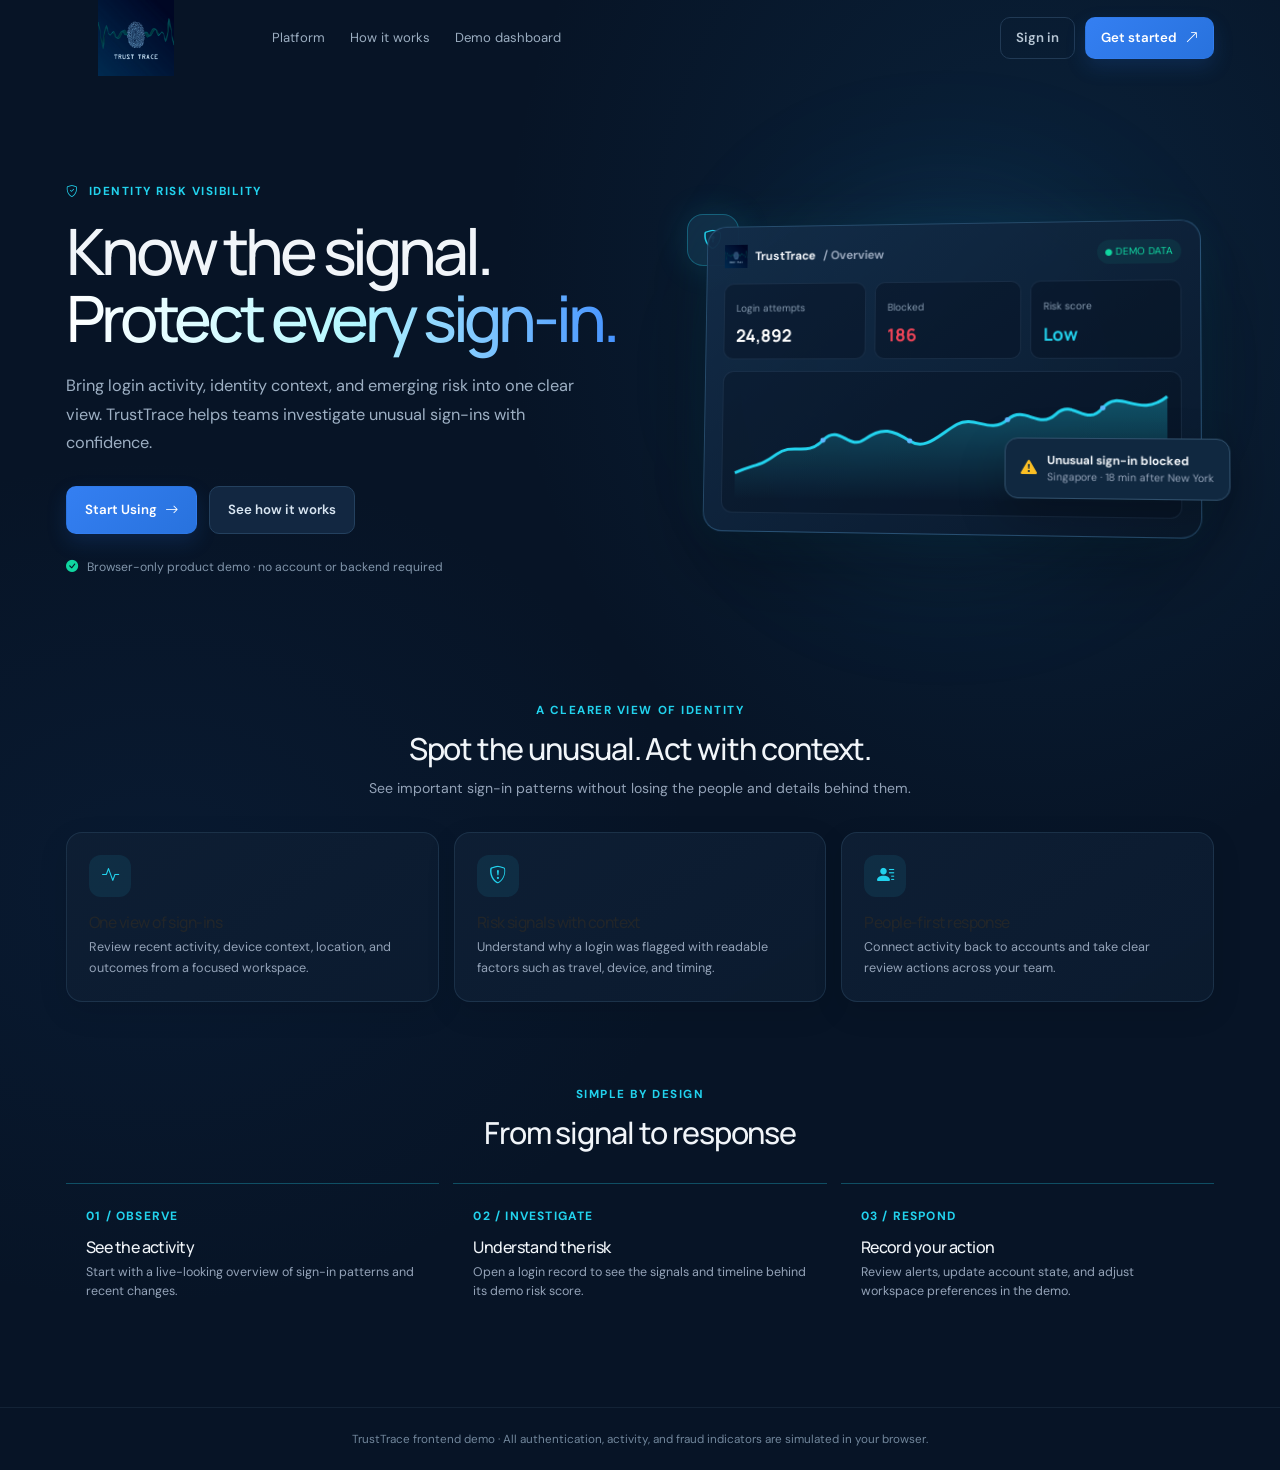
<file: index.html>
<!doctype html>
<html lang="en">
  <head>
    <meta charset="utf-8" />
    <meta name="viewport" content="width=device-width,initial-scale=1" />
    <meta name="theme-color" content="#071426" />
    <meta
      name="description"
      content="TrustTrace gives security teams a clear view of identity activity and simulated sign-in risk."
    />
    <title>TrustTrace — Identity signals, made clear</title>
    <link rel="icon" href="assets/brand-mark.jpg" type="image/jpeg" />
    <link
      href="https://cdn.jsdelivr.net/npm/bootstrap@5.3.3/dist/css/bootstrap.min.css"
      rel="stylesheet"
    />
    <link
      href="https://cdn.jsdelivr.net/npm/bootstrap-icons@1.11.3/font/bootstrap-icons.min.css"
      rel="stylesheet"
    />
    <link href="css/style.css" rel="stylesheet" />
  </head>
  <body class="landing">
    <nav class="public-nav">
      <a class="brand" href="index.html">
        <img class="brand-logo" src="assets/brand-mark.jpg" alt="TrustTrace"> </a>
      <div class="public-links">
        <a href="#features">Platform</a><a href="#how-it-works">How it works</a
        ><a href="dashboard.html">Demo dashboard</a>
      </div>
      <div class="public-actions">
        <a class="btn btn-ghost" href="login.html">Sign in</a
        ><a class="btn btn-primary" href="register.html"
          >Get started <i class="bi bi-arrow-up-right"></i
        ></a>
      </div>
    </nav>
    <main>
      <section class="hero">
        <div>
          <span class="eyebrow"
            ><i class="bi bi-shield-check"></i>&nbsp; Identity risk
            visibility</span
          >
          <h1>
            Know the signal.<br /><span class="gradient"
              >Protect every sign-in.</span
            >
          </h1>
          <p class="hero-copy">
            Bring login activity, identity context, and emerging risk into one
            clear view. TrustTrace helps teams investigate unusual sign-ins with
            confidence.
          </p>
          <div class="hero-actions">
            <a class="btn btn-primary" href="dashboard.html"
              >Start Using <i class="bi bi-arrow-right"></i></a
            ><a class="btn btn-secondary" href="#features">See how it works</a>
          </div>
          <div class="trust-line">
            <i class="bi bi-check-circle-fill"></i> Browser-only product demo ·
            no account or backend required
          </div>
        </div>
        <div class="hero-visual">
          <div class="glow-orb"></div>
          <div class="hero-orb"><i class="bi bi-shield-lock"></i></div>
          <div class="hero-dashboard">
            <div class="preview-top">
              <div class="preview-brand">
                <img src="assets/brand-mark.jpg" alt="" /> TrustTrace
                <span class="muted">/ Overview</span>
              </div>
              <span class="live-tag"
                ><i class="bi bi-circle-fill" style="font-size: 0.42rem"></i>
                DEMO DATA</span>
            </div>
            <div class="preview-metrics">
              <div class="preview-metric">
                <small>Login attempts</small><strong>24,892</strong>
              </div>
              <div class="preview-metric">
                <small>Blocked</small><strong class="text-red">186</strong>
              </div>
              <div class="preview-metric">
                <small>Risk score</small><strong class="text-cyan">Low</strong>
              </div>
            </div>
            <div class="preview-chart">
              <svg
                viewBox="0 0 500 145"
                preserveAspectRatio="none"
                aria-label="Decorative login activity chart"
              >
                <defs>
                  <linearGradient id="area" x1="0" x2="0" y1="0" y2="1">
                    <stop offset="0" stop-color="#22d3ee" stop-opacity=".32" />
                    <stop offset="1" stop-color="#22d3ee" stop-opacity="0" />
                  </linearGradient>
                </defs>
                <path
                  d="M0 112 C25 100 30 104 50 88 S85 92 105 70 S135 84 155 68 S188 57 207 70 S242 61 262 49 S300 62 320 43 S355 56 375 36 S409 53 428 28 S468 42 500 14 V145 H0Z"
                  fill="url(#area)"
                />
                <path
                  d="M0 112 C25 100 30 104 50 88 S85 92 105 70 S135 84 155 68 S188 57 207 70 S242 61 262 49 S300 62 320 43 S355 56 375 36 S409 53 428 28 S468 42 500 14"
                  fill="none"
                  stroke="#22d3ee"
                  stroke-width="3"
                  vector-effect="non-scaling-stroke"
                />
                <g fill="#5eb8ff">
                  <circle cx="105" cy="70" r="3" />
                  <circle cx="207" cy="70" r="3" />
                  <circle cx="320" cy="43" r="3" />
                  <circle cx="428" cy="28" r="3" />
                </g>
              </svg>
            </div>
            <div class="preview-alert">
              <i class="bi bi-exclamation-triangle-fill"></i>
              <div>
                <strong>Unusual sign-in blocked</strong
                ><small>Singapore · 18 min after New York</small>
              </div>
            </div>
          </div>
        </div>
      </section>
      <section class="feature-section" id="features">
        <div class="section-intro">
          <span class="eyebrow">A clearer view of identity</span>
          <h2>Spot the unusual. Act with context.</h2>
          <p>
            See important sign-in patterns without losing the people and details
            behind them.
          </p>
        </div>
        <div class="feature-grid">
          <article class="card feature-card">
            <div class="feature-icon"><i class="bi bi-activity"></i></div>
            <h3>One view of sign-ins</h3>
            <p>
              Review recent activity, device context, location, and outcomes
              from a focused workspace.
            </p>
          </article>
          <article class="card feature-card">
            <div class="feature-icon">
              <i class="bi bi-shield-exclamation"></i>
            </div>
            <h3>Risk signals with context</h3>
            <p>
              Understand why a login was flagged with readable factors such as
              travel, device, and timing.
            </p>
          </article>
          <article class="card feature-card">
            <div class="feature-icon">
              <i class="bi bi-person-lines-fill"></i>
            </div>
            <h3>People-first response</h3>
            <p>
              Connect activity back to accounts and take clear review actions
              across your team.
            </p>
          </article>
        </div>
      </section>
      <section class="how-section" id="how-it-works">
        <div class="section-intro">
          <span class="eyebrow">Simple by design</span>
          <h2>From signal to response</h2>
        </div>
        <div class="steps-grid">
          <article class="step-card">
            <span class="step-number">01 / OBSERVE</span>
            <h3>See the activity</h3>
            <p>
              Start with a live-looking overview of sign-in patterns and recent
              changes.
            </p>
          </article>
          <article class="step-card">
            <span class="step-number">02 / INVESTIGATE</span>
            <h3>Understand the risk</h3>
            <p>
              Open a login record to see the signals and timeline behind its
              demo risk score.
            </p>
          </article>
          <article class="step-card">
            <span class="step-number">03 / RESPOND</span>
            <h3>Record your action</h3>
            <p>
              Review alerts, update account state, and adjust workspace
              preferences in the demo.
            </p>
          </article>
        </div>
      </section>
    </main>
    <footer class="public-footer">
      TrustTrace frontend demo · All authentication, activity, and fraud
      indicators are simulated in your browser.
    </footer>
    <script src="js/main.js" defer></script>
  </body>
</html>
</file>
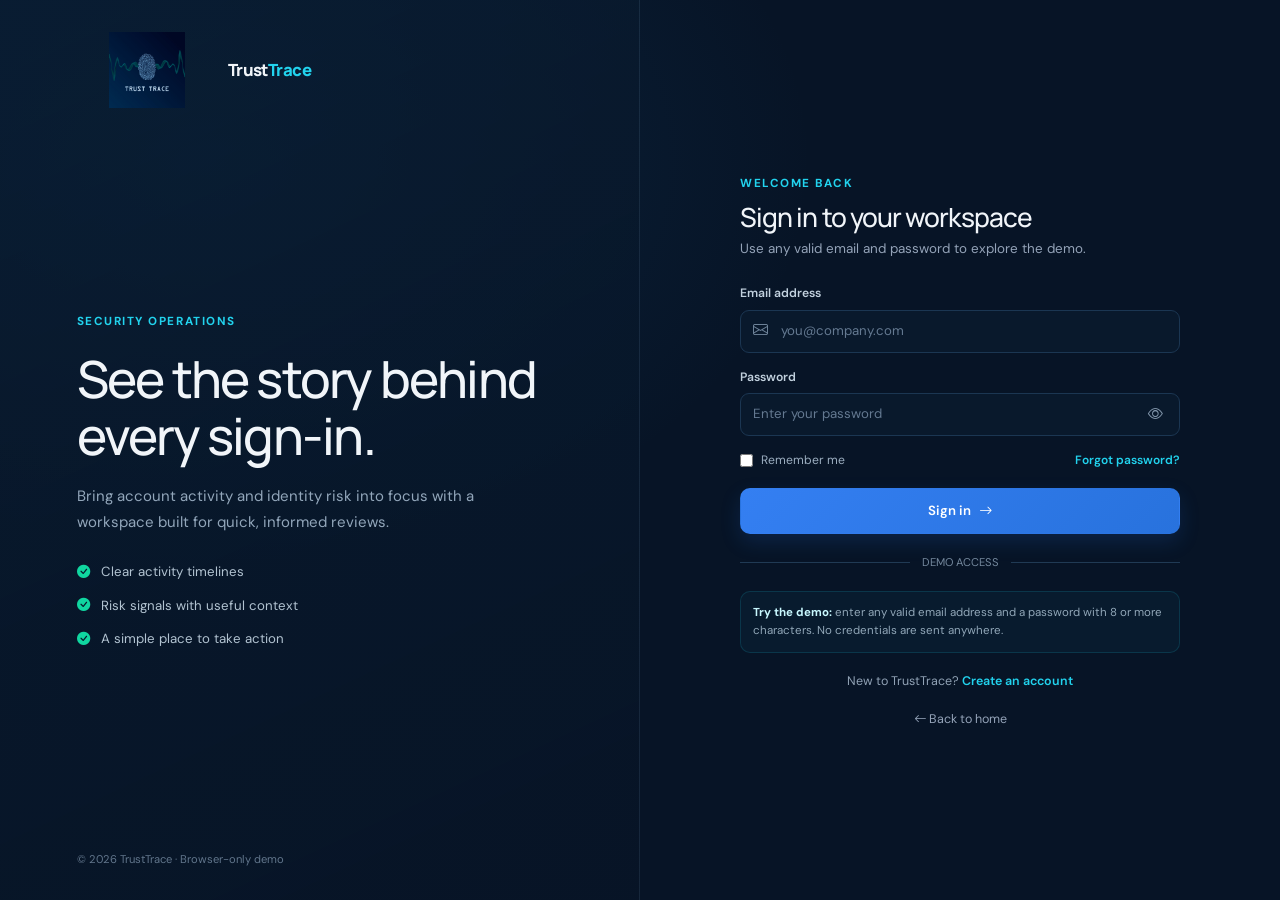
<file: login.html>
<!doctype html>
<html lang="en">
  <head>
    <meta charset="utf-8" />
    <meta name="viewport" content="width=device-width,initial-scale=1" />
    <meta name="theme-color" content="#071426" />
    <title>Sign in · TrustTrace</title>
    <link rel="icon" href="assets/brand-mark.jpg" type="image/svg+xml" />
    <link
      href="https://cdn.jsdelivr.net/npm/bootstrap@5.3.3/dist/css/bootstrap.min.css"
      rel="stylesheet"
    />
    <link
      href="https://cdn.jsdelivr.net/npm/bootstrap-icons@1.11.3/font/bootstrap-icons.min.css"
      rel="stylesheet"
    />
    <link href="css/style.css" rel="stylesheet" />
  </head>
  <body>
    <main class="auth-page">
      <aside class="auth-aside">
        <a class="brand" href="index.html">
        <img class="brand-logo" src="assets/brand-mark.jpg" alt="TrustTrace">
        <div class="brand-name">Trust<span>Trace</span></div></a>
        <div class="auth-promo">
          <span class="eyebrow">SECURITY OPERATIONS</span>
          <h1>See the story behind every sign-in.</h1>
          <p>
            Bring account activity and identity risk into focus with a workspace
            built for quick, informed reviews.
          </p>
          <div class="auth-points">
            <div class="auth-point">
              <i class="bi bi-check-circle-fill"></i> Clear activity timelines
            </div>
            <div class="auth-point">
              <i class="bi bi-check-circle-fill"></i> Risk signals with useful
              context
            </div>
            <div class="auth-point">
              <i class="bi bi-check-circle-fill"></i> A simple place to take
              action
            </div>
          </div>
        </div>
        <div class="auth-copyright">© 2026 TrustTrace · Browser-only demo</div>
      </aside>
      <section class="auth-main">
        <div class="auth-card">
          <span class="eyebrow">WELCOME BACK</span>
          <h2>Sign in to your workspace</h2>
          <p class="muted">
            Use any valid email and password to explore the demo.
          </p>
          <form class="auth-form" data-auth-form novalidate>
            <div class="form-field">
              <label for="email">Email address</label>
              <div class="input-with-icon">
                <i class="bi bi-envelope"></i
                ><input
                  id="email"
                  class="field"
                  type="email"
                  name="email"
                  autocomplete="username"
                  placeholder="you@company.com"
                  required
                />
                <div class="validation-message">
                  Enter a valid email address.
                </div>
              </div>
            </div>
            <div class="form-field">
              <label for="password">Password</label>
              <div class="password-wrap">
                <input
                  id="password"
                  class="field"
                  type="password"
                  name="password"
                  autocomplete="current-password"
                  placeholder="Enter your password"
                  required
                  minlength="8"
                /><button
                  class="password-toggle"
                  type="button"
                  data-password-toggle="password"
                  aria-label="Show password"
                >
                  <i class="bi bi-eye"></i>
                </button>
                <div class="validation-message">Use at least 8 characters.</div>
              </div>
            </div>
            <div class="auth-options">
              <label class="checkline"
                ><input type="checkbox" name="remember" /> Remember me</label
              ><a
                href="#"
                class="text-link"
                data-demo-toast="Password reset is not connected in this frontend demo."
                >Forgot password?</a
              >
            </div>
            <button class="btn btn-primary auth-submit" type="submit">
              Sign in <i class="bi bi-arrow-right"></i>
            </button>
          </form>
          <div class="auth-divider">DEMO ACCESS</div>
          <div class="demo-credentials">
            <strong>Try the demo:</strong> enter any valid email address and a
            password with 8 or more characters. No credentials are sent
            anywhere.
          </div>
          <div class="auth-bottom">
            New to TrustTrace?
            <a class="text-link" href="register.html">Create an account</a>
          </div>
          <div class="auth-bottom">
            <a class="muted" href="index.html"
              ><i class="bi bi-arrow-left"></i> Back to home</a
            >
          </div>
        </div>
      </section>
    </main>
    <script src="js/main.js" defer></script>
    <script src="js/auth.js" defer></script>
  </body>
</html>
</file>
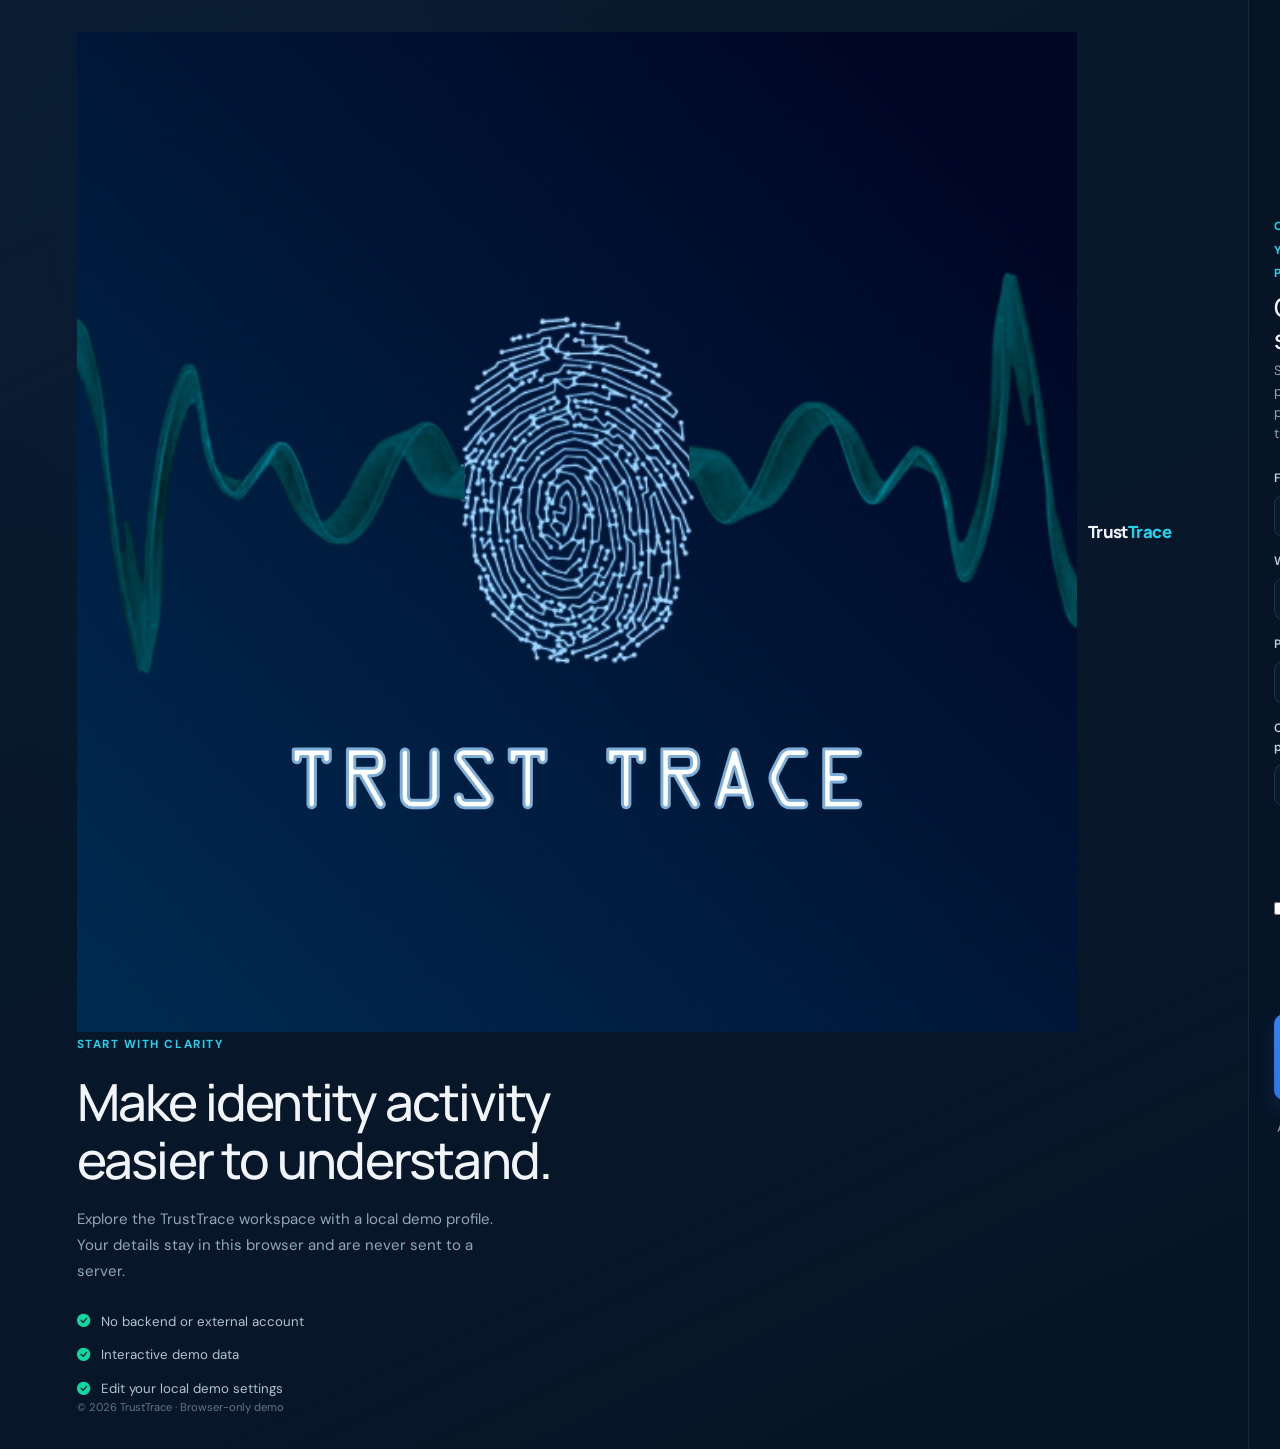
<file: register.html>
<!doctype html>
<html lang="en">
  <head>
    <meta charset="utf-8" />
    <meta name="viewport" content="width=device-width,initial-scale=1" />
    <meta name="theme-color" content="#071426" />
    <title>Create account · TrustTrace</title>
    <link rel="icon" href="assets/brand-mark.jpg" type="image/svg+xml" />
    <link
      href="https://cdn.jsdelivr.net/npm/bootstrap@5.3.3/dist/css/bootstrap.min.css"
      rel="stylesheet"
    />
    <link
      href="https://cdn.jsdelivr.net/npm/bootstrap-icons@1.11.3/font/bootstrap-icons.min.css"
      rel="stylesheet"
    />
    <link href="css/style.css" rel="stylesheet" />
  </head>
  <body>
    <main class="auth-page">
      <aside class="auth-aside">
        <a class="brand" href="index.html"
          ><div class="brand-mark">
            <img src="assets/brand-mark.jpg" alt="" />
          </div>
          <div class="brand-name">Trust<span>Trace</span></div></a
        >
        <div class="auth-promo">
          <span class="eyebrow">START WITH CLARITY</span>
          <h1>Make identity activity easier to understand.</h1>
          <p>
            Explore the TrustTrace workspace with a local demo profile. Your
            details stay in this browser and are never sent to a server.
          </p>
          <div class="auth-points">
            <div class="auth-point">
              <i class="bi bi-check-circle-fill"></i> No backend or external
              account
            </div>
            <div class="auth-point">
              <i class="bi bi-check-circle-fill"></i> Interactive demo data
            </div>
            <div class="auth-point">
              <i class="bi bi-check-circle-fill"></i> Edit your local demo
              settings
            </div>
          </div>
        </div>
        <div class="auth-copyright">© 2026 TrustTrace · Browser-only demo</div>
      </aside>
      <section class="auth-main">
        <div class="auth-card">
          <span class="eyebrow">CREATE YOUR DEMO PROFILE</span>
          <h2>Get started</h2>
          <p class="muted">Set up a local profile to personalize the demo.</p>
          <form class="auth-form" data-auth-form novalidate>
            <div class="form-field">
              <label for="name">Full name</label>
              <div class="input-with-icon">
                <i class="bi bi-person"></i
                ><input
                  id="name"
                  class="field"
                  type="text"
                  name="name"
                  autocomplete="name"
                  placeholder="Jordan Lee"
                  required
                  minlength="2"
                />
                <div class="validation-message">Enter your name.</div>
              </div>
            </div>
            <div class="form-field">
              <label for="email">Work email</label>
              <div class="input-with-icon">
                <i class="bi bi-envelope"></i
                ><input
                  id="email"
                  class="field"
                  type="email"
                  name="email"
                  autocomplete="email"
                  placeholder="you@company.com"
                  required
                />
                <div class="validation-message">
                  Enter a valid email address.
                </div>
              </div>
            </div>
            <div class="form-field">
              <label for="password">Password</label>
              <div class="password-wrap">
                <input
                  id="password"
                  class="field"
                  type="password"
                  name="password"
                  autocomplete="new-password"
                  placeholder="At least 8 characters"
                  required
                  minlength="8"
                /><button
                  class="password-toggle"
                  type="button"
                  data-password-toggle="password"
                  aria-label="Show password"
                >
                  <i class="bi bi-eye"></i>
                </button>
                <div class="validation-message">Use at least 8 characters.</div>
              </div>
            </div>
            <div class="form-field">
              <label for="confirmPassword">Confirm password</label>
              <div class="password-wrap">
                <input
                  id="confirmPassword"
                  class="field"
                  type="password"
                  name="confirmPassword"
                  autocomplete="new-password"
                  placeholder="Re-enter your password"
                  required
                /><button
                  class="password-toggle"
                  type="button"
                  data-password-toggle="confirmPassword"
                  aria-label="Show password"
                >
                  <i class="bi bi-eye"></i>
                </button>
                <div class="validation-message">Passwords must match.</div>
              </div>
            </div>
            <div class="form-field terms-field">
              <label class="checkline terms-copy"
                ><input type="checkbox" name="terms" required /> I understand
                this is a frontend demo and my profile is stored only in this
                browser.</label
              >
              <div class="validation-message">
                Please confirm this is a local demo profile.
              </div>
            </div>
            <button class="btn btn-primary auth-submit" type="submit">
              Create demo profile <i class="bi bi-arrow-right"></i>
            </button>
          </form>
          <div class="auth-bottom">
            Already have a demo profile?
            <a class="text-link" href="login.html">Sign in</a>
          </div>
          <div class="auth-bottom">
            <a class="muted" href="index.html"
              ><i class="bi bi-arrow-left"></i> Back to home</a
            >
          </div>
        </div>
      </section>
    </main>
    <script src="js/main.js" defer></script>
    <script src="js/auth.js" defer></script>
  </body>
</html>
</file>
<file: css/style.css>
@import url('https\://fonts.googleapis.com/css2?family=DM+Sans:wght\@400;500;600;700&family=Manrope:wght\@500;600;700;800&display=swap');

:root {
    --bg:#071426;
    --bg-soft:#09192c;
    --sidebar:#081629;
    --card:#0d1d32;
    --card-2:#10233b;
    --border:#18334f;
    --blue:#3b82f6;
    --cyan:#22d3ee;
    --green:#10d6a0;
    --yellow:#fbbf24;
    --red:#f04458;
    --text:#f1f5f9;
    --muted:#94a3b8;
    --muted-2:#6f829a;
    --shadow:0 18px 48px rgba(0,0,0,.22);
    --radius:16px
}

\* {
    box-sizing:border-box
}

html {
    scroll-behavior:smooth
}

body {
    margin:0;
    min-height:100vh;
    background:var(--bg);
    color:var(--text);
    font:15px/1.55 'DM Sans',system-ui,sans-serif
}

button,input,select,textarea {
    font:inherit
}

button,a {
    -webkit-tap-highlight-color:transparent
}

a {
    color:inherit;
    text-decoration:none
}

button {
    color:inherit
}

h1,h2,h3,h4,.brand-name {
    font-family:'Manrope','DM Sans',sans-serif;
    letter-spacing:-.035em
}

h1,h2,h3,p {
    margin-top:0
}

h1 {
    font-size:clamp(1.9rem,3vw,2.35rem);
    line-height:1.18;
    margin-bottom:.45rem
}

h2 {
    font-size:1.15rem;
    margin-bottom:.2rem
}

h3 {
    font-size:1rem;
    margin-bottom:.35rem
}

.muted {
    color:var(--muted)
}

.eyebrow {
    color:var(--cyan);
    font-size:.73rem;
    font-weight:700;
    text-transform:uppercase;
    letter-spacing:.13em
}

.small {
    font-size:.83rem
}

.text-cyan {
    color:var(--cyan)
}

.text-green {
    color:var(--green)
}

.text-red {
    color:var(--red)
}

.text-yellow {
    color:var(--yellow)
}

.app-layout {
    min-height:100vh
}

.sidebar {
    position:fixed;
    inset:0 auto 0 0;
    width:250px;
    background:linear-gradient(180deg,#081629 0%,#071426 100%);
    border-right:1px solid rgba(129,164,198,.12);
    padding:24px 16px 18px;
    display:flex;
    flex-direction:column;
    z-index:30;
    transition:transform .25s ease
}

.brand {
    display:flex;
    align-items:center;
    gap:11px;
    padding:2px 10px 28px
}

.brand {
    display: flex;
    align-items: center;
    padding: 0;
}

.brand-logo {
    width: 140px;
    height: 76px;
    object-fit: contain;
    display: block;
}

.brand-name {
    font-size:1.05rem;
    font-weight:800
}

.brand-name span {
    color:var(--cyan)
}

.nav-caption {
    padding:0 12px;
    margin:8px 0 10px;
    font-size:.68rem;
    letter-spacing:.14em;
    text-transform:uppercase;
    color:#60748e;
    font-weight:700
}

.side-nav {
    display:grid;
    gap:5px
}

.nav-link {
    display:flex;
    align-items:center;
    gap:12px;
    padding:11px 12px;
    color:#91a3b8;
    border:1px solid transparent;
    border-radius:10px;
    font-size:.91rem;
    transition:all .18s
}

.nav-link i {
    width:18px;
    text-align:center;
    font-size:1rem
}

.nav-link:hover {
    color:#edf6ff;
    background:#10213a
}

.nav-link.active {
    background:linear-gradient(90deg,rgba(59,130,246,.19),rgba(34,211,238,.07));
    border-color:rgba(59,130,246,.22);
    color:#f5faff;
    box-shadow:inset 3px 0 var(--blue)
}

.nav-link.active i {
    color:var(--cyan)
}

.nav-badge {
    margin-left:auto;
    min-width:21px;
    text-align:center;
    padding:1px 6px;
    border-radius:20px;
    background:rgba(240,68,88,.15);
    color:#ff7180;
    font-size:.68rem;
    font-weight:700
}

.sidebar-bottom {
    margin-top:auto
}

.sidebar-demo {
    padding:13px;
    margin:14px 4px 16px;
    border:1px solid rgba(34,211,238,.18);
    background:rgba(13,39,61,.65);
    border-radius:12px
}

.sidebar-demo strong {
    display:block;
    font-size:.78rem;
    color:#d6faff
}

.sidebar-demo p {
    margin:4px 0 0;
    color:#8499ae;
    font-size:.72rem;
    line-height:1.45
}

.sidebar-foot {
    border-top:1px solid rgba(129,164,198,.12);
    padding-top:14px
}

.app-main {
    margin-left:250px;
    min-height:100vh
}

.topbar {
    height:78px;
    border-bottom:1px solid rgba(129,164,198,.11);
    display:flex;
    align-items:center;
    gap:20px;
    padding:0 clamp(22px,4vw,54px);
    background:rgba(7,20,38,.83);
    position:sticky;
    top:0;
    z-index:20;
    backdrop-filter:blur(15px)
}

.mobile-menu {
    display:none
}

.global-search {
    position:relative;
    max-width:430px;
    flex:1
}

.global-search i {
    position:absolute;
    left:14px;
    top:50%;
    transform:translateY(-50%);
    color:#71849a
}

.global-search input {
    width:100%;
    height:42px;
    padding:0 16px 0 42px;
    border:1px solid #1a3450;
    border-radius:11px;
    background:#0b1b30;
    color:var(--text);
    outline:none;
    font-size:.84rem
}

.global-search input:focus,.field:focus,.select:focus,.textarea:focus {
    border-color:rgba(34,211,238,.62);
    box-shadow:0 0 0 3px rgba(34,211,238,.09)
}

.top-spacer {
    flex:1
}

.icon-button {
    position:relative;
    width:40px;
    height:40px;
    border:1px solid #19314c;
    background:#0b1b30;
    border-radius:11px;
    display:grid;
    place-items:center;
    color:#a6b5c6;
    cursor:pointer;
    transition:.18s
}

.icon-button:hover {
    color:#fff;
    border-color:#2a5577;
    background:#10243b
}

.notification-dot {
    position:absolute;
    width:7px;
    height:7px;
    background:var(--red);
    right:9px;
    top:8px;
    border-radius:50%;
    box-shadow:0 0 0 3px #0b1b30
}

.profile-trigger {
    display:flex;
    align-items:center;
    gap:10px;
    background:none;
    border:0;
    cursor:pointer;
    text-align:left
}

.avatar {
    width:36px;
    height:36px;
    border-radius:50%;
    display:grid;
    place-items:center;
    background:linear-gradient(135deg,#2361ae,#17a7b4);
    color:#eaffff;
    font-size:.78rem;
    font-weight:700;
    border:1px solid rgba(114,227,255,.35)
}

.profile-meta strong {
    display:block;
    font-size:.81rem;
    font-weight:600
}

.profile-meta span {
    display:block;
    color:var(--muted);
    font-size:.7rem
}

.header-popover {
    position:absolute;
    right:clamp(18px,4vw,54px);
    top:65px;
    width:min(340px,calc(100vw - 30px));
    padding:16px;
    border-radius:14px;
    background:#10223a;
    border:1px solid #23405d;
    box-shadow:var(--shadow);
    z-index:40
}

.header-popover[hidden] {
    display:none
}

.popover-head {
    display:flex;
    align-items:center;
    justify-content:space-between;
    margin-bottom:12px
}

.popover-head button {
    background:none;
    border:0;
    color:var(--cyan);
    font-size:.75rem;
    cursor:pointer
}

.notice-item {
    display:flex;
    gap:10px;
    padding:10px 2px;
    border-top:1px solid rgba(129,164,198,.1);
    font-size:.8rem
}

.notice-icon {
    color:var(--yellow);
    margin-top:2px
}

.notice-item p {
    margin:0
}

.notice-item small {
    color:var(--muted);
    font-size:.7rem
}

.content {
    padding:34px clamp(22px,4vw,54px) 48px;
    max-width:1600px;
    margin:auto
}

.mobile-backdrop {
    display:none;
    position:fixed;
    inset:0;
    background:rgba(0,8,19,.65);
    z-index:25
}

.mobile-backdrop.show {
    display:block
}
.page-heading {
    display:flex;
    align-items:flex-end;
    justify-content:space-between;
    gap:22px;
    margin-bottom:26px
}

.page-heading p {
    margin:0;
    color:var(--muted);
    font-size:.92rem
}

.heading-actions {
    display:flex;
    gap:10px;
    align-items:center;
    flex-wrap:wrap
}

.demo-notice {
    display:flex;
    align-items:center;
    gap:10px;
    padding:10px 14px;
    margin:0 0 20px;
    border:1px solid rgba(34,211,238,.18);
    background:rgba(12,41,60,.54);
    border-radius:11px;
    color:#abc1d1;
    font-size:.78rem
}

.demo-notice i {
    color:var(--cyan)
}

.btn {
    display:inline-flex;
    align-items:center;
    justify-content:center;
    gap:8px;
    padding:10px 15px;
    border:1px solid transparent;
    border-radius:10px;
    font-weight:600;
    font-size:.83rem;
    cursor:pointer;
    transition:transform .15s,background .15s,border .15s
}

.btn:hover {
    transform:translateY(-1px)
}

.btn-primary {
    background:linear-gradient(135deg,#347ff2,#2872dd);
    color:#fff;
    box-shadow:0 8px 20px rgba(36,111,226,.17)
}

.btn-primary:hover {
    background:#448afa
}

.btn-secondary {
    background:#122741;
    border-color:#24415f;
    color:#d8e5f1
}

.btn-secondary:hover {
    background:#19334f
}

.btn-ghost {
    background:transparent;
    border-color:#213a55;
    color:#b7c6d4
}

.btn-danger {
    background:rgba(240,68,88,.1);
    border-color:rgba(240,68,88,.22);
    color:#ff8793
}

.btn-sm {
    padding:7px 10px;
    font-size:.75rem
}

.field,.select,.textarea {
    width:100%;
    background:#09192c;
    border:1px solid #1b3652;
    border-radius:9px;
    color:var(--text);
    padding:10px 12px;
    outline:none;
    font-size:.83rem;
    transition:border .18s,box-shadow .18s
}

.select {
    cursor:pointer
}

.select option {
    background:#0d1d32
}

.textarea {
    min-height:110px;
    resize:vertical
}

.field::placeholder,.textarea::placeholder {
    color:#647991
}

.filter-row {
    display:flex;
    gap:10px;
    align-items:center;
    flex-wrap:wrap
}

.filter-row .field {
    max-width:280px
}

.filter-row .select {
    width:auto;
    min-width:145px
}

.card {
    background:linear-gradient(145deg,rgba(14,31,52,.97),rgba(11,27,47,.98));
    border:1px solid rgba(74,111,145,.25);
    border-radius:var(--radius);
    box-shadow:0 10px 30px rgba(0,0,0,.1)
}

.card-pad {
    padding:20px
}

.card-header {
    display:flex;
    align-items:center;
    justify-content:space-between;
    gap:12px;
    margin-bottom:17px
}

.card-header p {
    margin:3px 0 0;
    color:var(--muted);
    font-size:.78rem
}

.card-title {
    color: #ffffff;
    font-size:.98rem;
    font-weight:700;
    margin:0
}

.metric-grid {
    display:grid;
    grid-template-columns:repeat(4,minmax(0,1fr));
    gap:16px;
    margin-bottom:19px
}

.metric-card {
    padding:18px;
    position:relative;
    overflow:hidden
}

.metric-card:after {
    content:'';
    position:absolute;
    width:92px;
    height:92px;
    border-radius:50%;
    right:-34px;
    top:-38px;
    background:var(--glow,rgba(59,130,246,.08));
    filter:blur(3px)
}

.metric-top {
    display:flex;
    justify-content:space-between;
    align-items:center;
    gap:8px
}

.metric-label {
    font-size:.78rem;
    color:var(--muted);
    font-weight:500
}

.metric-icon {
    width:36px;
    height:36px;
    border-radius:11px;
    display:grid;
    place-items:center;
    color:var(--metric,var(--cyan));
    background:color-mix(in srgb,var(--metric,var(--cyan)) 12%,transparent)
}

.metric-value {
    color: white;
    font:700 1.72rem 'Manrope',sans-serif;
    letter-spacing:-.06em;
    margin:12px 0 5px
}

.metric-foot {
    display:flex;
    gap:7px;
    align-items:center;
    color:var(--muted);
    font-size:.72rem
}

.metric-change {
    color:var(--green);
    font-weight:700
}

.metric-change.down {
    color:var(--red)
}

.dashboard-grid {
    display:grid;
    grid-template-columns:minmax(0,1.55fr) minmax(290px,.9fr);
    gap:17px;
    margin-bottom:17px
}

.chart-card {
    padding:20px 20px 14px;
    min-height:300px
}

.chart-wrap {
    height:215px;
    position:relative
}

.chart-wrap canvas {
    width:100%!important;
    height:100%!important
}

.chart-fallback {
    position:absolute;
    inset:0;
    display:flex;
    align-items:flex-end;
    gap:12px;
    padding:18px 10px 25px;
    border-bottom:1px solid #28405b
}

.chart-fallback .bar {
    flex:1;
    border-radius:5px 5px 0 0;
    background:linear-gradient(180deg,#22d3ee,#2563eb55);
    position:relative;
    min-width:8px
}

.chart-fallback .bar:after {
    content:attr(data-label);
    position:absolute;
    left:50%;
    transform:translateX(-50%);
    bottom:-23px;
    color:#74889f;
    font-size:.66rem
}

.chart-fallback[hidden] {
    display:none
}

.risk-wrap {
    height:215px;
    display:flex;
    align-items:center;
    justify-content:center;
    gap:25px
}

.risk-donut {
    height:170px;
    width:170px;
    border-radius:50%;
    background:conic-gradient(var(--green) 0 72%,var(--yellow) 72% 91%,var(--red) 91% 100%);
    display:grid;
    place-items:center;
    position:relative
}

.risk-donut:before {
    content:'';
    position:absolute;
    inset:18px;
    background:#102139;
    border-radius:50%
}

.risk-center {
    color: #ffffff;
    position:relative;
    text-align:center
}

.risk-center strong {
    font:700 1.55rem 'Manrope';
    display:block
}

.risk-center span {
    color:var(--muted);
    font-size:.7rem
}

.legend {
    display:grid;
    gap:12px
}

.legend-item {
    display:flex;
    align-items:center;
    gap:9px;
    color:var(--muted);
    font-size:.76rem
}

.legend-item strong {
    color:#e7eff7;
    margin-left:auto
}

.legend-dot {
    width:8px;
    height:8px;
    border-radius:50%
}

.data-row {
    display:grid;
    grid-template-columns:minmax(0,1.25fr) minmax(280px,.85fr);
    gap:17px
}

.table-card {
    overflow:hidden
}

.table-scroll {
    overflow-x:auto
}

table {
    border-collapse:collapse;
    width:100%;
    min-width:690px
}

thead {
    background:rgba(5,17,32,.28)
}

th {
    padding:12px 16px;
    text-align:left;
    color:#8195aa;
    font-size:.68rem;
    text-transform:uppercase;
    letter-spacing:.09em;
    font-weight:700;
    white-space:nowrap
}

td {
    padding:13px 16px;
    border-top:1px solid rgba(105,138,170,.11);
    color:#c9d6e1;
    font-size:.78rem;
    white-space:nowrap
}

tbody tr:hover {
    background:rgba(46,101,153,.08)
}

.user-cell {
    display:flex;
    align-items:center;
    gap:9px
}

.mini-avatar {
    width:29px;
    height:29px;
    border-radius:9px;
    background:#19334e;
    display:grid;
    place-items:center;
    color:#aeeeff;
    font-weight:700;
    font-size:.7rem;
    flex:none
}

.user-cell strong {
    display:block;
    color:#e8f0f8;
    font-size:.77rem;
    font-weight:600
}

.user-cell small {
    display:block;
    color:#8194a8;
    font-size:.69rem
}

.status-pill,.severity-pill,.role-pill {
    display:inline-flex;
    align-items:center;
    gap:6px;
    padding:4px 8px;
    border-radius:99px;
    font-size:.67rem;
    font-weight:700;
    white-space:nowrap
}

.status-pill:before,.severity-pill:before {
    content:'';
    width:6px;
    height:6px;
    border-radius:50%;
    background:currentColor
}

.status-success,.status-active,.severity-low {
    color:#42d9b2;
    background:rgba(16,214,160,.1)
}

.status-blocked,.status-suspended,.severity-high {
    color:#ff7585;
    background:rgba(240,68,88,.11)
}

.status-review,.severity-medium {
    color:#f5c85c;
    background:rgba(251,191,36,.1)
}

.role-pill {
    background:#122943;
    color:#9fc7ea
}

.table-footer {
    padding:13px 16px;
    color:#8498ad;
    font-size:.72rem;
    border-top:1px solid rgba(105,138,170,.12)
}

.table-action {
    color:var(--cyan);
    font-size:.75rem;
    font-weight:600
}

.table-action:hover {
    color:#8cf3ff
}

.alert-list {
    display:grid;
    gap:11px
}

.alert-item {
    display:flex;
    gap:11px;
    padding:12px;
    border:1px solid rgba(106,139,169,.14);
    border-radius:12px;
    background:rgba(7,20,37,.36)
}

.alert-symbol {
    width:34px;
    height:34px;
    display:grid;
    place-items:center;
    border-radius:10px;
    background:rgba(240,68,88,.1);
    color:#ff7788;
    flex:none
}

.alert-item.medium .alert-symbol {
    background:rgba(251,191,36,.1);
    color:var(--yellow)
}

.alert-copy {
    min-width:0;
    flex:1
}

.alert-copy strong {
    color: rgba(255, 255, 255, 0.84);
    font-size:.79rem;
    display:block
}

.alert-copy p {
    font-size:.7rem;
    color:var(--muted);
    margin:4px 0
}

.alert-meta {
    color:#71869c;
    font-size:.66rem
}

.alert-open {
    margin-left:auto;
    color:#91a7bd;
    background:none;
    border:0;
    align-self:center;
    cursor:pointer
}

.empty-state {
    padding:28px;
    text-align:center;
    color:var(--muted);
    font-size:.83rem
}
.section-card {
    padding:20px;
    margin-bottom:17px
}

.wide-filter {
    justify-content:space-between;
    margin-bottom:14px
}

.toolbar-left {
    display:flex;
    gap:9px;
    flex-wrap:wrap
}

.table-actions {
    display:flex;
    gap:8px;
    align-items:center
}

.action-menu {
    border:0;
    background:transparent;
    color:#8fa2b8;
    cursor:pointer
}

.alert-card-grid {
    display:grid;
    grid-template-columns:repeat(2,minmax(0,1fr));
    gap:15px
}

.alert-card {
    padding:18px;
    position:relative
}

.alert-card-top {
    display:flex;
    align-items:flex-start;
    gap:12px
}

.alert-large-icon {
    width:42px;
    height:42px;
    border-radius:12px;
    display:grid;
    place-items:center;
    background:rgba(240,68,88,.12);
    color:#ff7383;
    font-size:1.1rem
}

.alert-card.medium .alert-large-icon {
    background:rgba(251,191,36,.11);
    color:var(--yellow)
}

.alert-card h3 {
    color: rgba(24, 219, 219, 0.84);
    margin:1px 0 3px;
    font-size:.95rem
}

.alert-card p {
    color:var(--muted);
    font-size:.78rem;
    margin:0
}

.alert-card .severity-pill {
    margin-left:auto
}

.alert-facts {
    display:flex;
    gap:16px;
    flex-wrap:wrap;
    margin:17px 0;
    padding:12px 0;
    border-top:1px solid rgba(105,138,170,.12);
    border-bottom:1px solid rgba(105,138,170,.12);
    font-size:.72rem;
    color:#b5c4d2
}

.alert-facts span {
    display:flex;
    gap:6px;
    align-items:center
}

.alert-facts i {
    color:#7890a8
}

.alert-card-footer {
    display:flex;
    align-items:center;
    justify-content:space-between
}

.alert-card-footer small {
    color:#7d91a5
}

.user-toolbar {
    display:flex;
    justify-content:space-between;
    gap:12px;
    align-items:center;
    margin-bottom:15px
}

.tabs {
    display:flex;
    gap:6px;
    border-bottom:1px solid rgba(105,138,170,.16);
    margin-bottom:17px
}

.tab {
    padding:9px 13px;
    background:none;
    border:0;
    border-bottom:2px solid transparent;
    color:#8498ad;
    cursor:pointer;
    font-size:.79rem
}

.tab.active {
    color:var(--cyan);
    border-bottom-color:var(--cyan)
}

.form-grid {
    display:grid;
    grid-template-columns:repeat(2,minmax(0,1fr));
    gap:17px
}

.form-field label {
    display:block;
    font-size:.76rem;
    color:#b8c7d5;
    margin:0 0 7px;
    font-weight:600
}

.form-field .hint {
    font-size:.68rem;
    color:#73879d;
    margin:6px 0 0
}

.form-actions {
    display:flex;
    justify-content:flex-end;
    gap:9px;
    margin-top:18px
}

.toggle-row {
    color: #FFFFFF;
    display:flex;
    align-items:center;
    justify-content:space-between;
    gap:18px;
    padding:15px 0;
    border-bottom:1px solid rgba(105,138,170,.13)
}

.toggle-row:last-child {
    border-bottom:0
}

.toggle-row strong {
    display:block;
    font-size:.82rem
}

.toggle-row small {
    display:block;
    color:var(--muted);
    font-size:.72rem;
    margin-top:3px
}

.switch {
    position:relative;
    width:41px;
    height:23px;
    flex:none
}

.switch input {
    position:absolute;
    opacity:0;
    width:100%;
    height:100%;
    margin:0;
    cursor:pointer
}

.switch span {
    position:absolute;
    inset:0;
    border:1px solid #38516c;
    border-radius:20px;
    background:#1a2c41;
    transition:.2s;
    pointer-events:none
}

.switch span:after {
    content:'';
    width:15px;
    height:15px;
    position:absolute;
    top:3px;
    left:3px;
    border-radius:50%;
    background:#90a1b2;
    transition:.2s
}

.switch input:checked+span {
    background:#13658b;
    border-color:#22d3ee
}

.switch input:checked+span:after {
    left:21px;
    background:#d6fbff
}

.settings-layout {
    display:grid;
    grid-template-columns:minmax(0,1fr) minmax(290px,.72fr);
    gap:17px
}

.settings-panel {
    padding:21px
}

.settings-panel+.settings-panel {
    margin-top:17px
}

.settings-panel .card-header {
    margin-bottom:18px
}

.settings-note {
    padding:13px;
    border-radius:11px;
    border:1px solid rgba(34,211,238,.15);
    background:rgba(34,211,238,.05);
    font-size:.75rem;
    color:#a8bdcb
}

.settings-note i {
    color:var(--cyan);
    margin-right:7px
}

.risk-layout {
    display:grid;
    grid-template-columns:minmax(0,1.3fr) minmax(270px,.7fr);
    gap:17px
}

.risk-summary {
    display:grid;
    grid-template-columns:180px 1fr;
    gap:22px;
    align-items:center;
    padding:23px
}

.score-ring {
    width:152px;
    height:152px;
    border-radius:50%;
    background:conic-gradient(var(--red) 0 78%,#1c344c 78%);
    display:grid;
    place-items:center;
    position:relative
}

.score-ring:before {
    content:'';
    position:absolute;
    inset:11px;
    border-radius:50%;
    background:#0d1d32
}

.score-ring-content {
    color: white;
    position:relative;
    text-align:center
}

.score-ring strong {
    display:block;
    font:800 2.1rem 'Manrope';
    line-height:1
}

.score-ring span {
    font-size:.71rem;
    color:var(--muted)
}

.risk-factor {
    color: #ffffff;
    display:flex;
    gap:10px;
    align-items:flex-start;
    padding:13px 0;
    border-bottom:1px solid rgba(105,138,170,.13)
}

.risk-factor:last-child {
    border:0
}

.factor-icon {
    width:29px;
    height:29px;
    border-radius:9px;
    background:rgba(240,68,88,.1);
    color:#ff7585;
    display:grid;
    place-items:center;
    flex:none
}

.risk-factor strong {
    display:block;
    font-size:.78rem
}

.risk-factor small {
    display:block;
    color:var(--muted);
    font-size:.7rem;
    margin-top:3px
}

.timeline {
    display:grid;
    gap:0
}

.timeline-item {
    color: #ffffff;
    display:grid;
    grid-template-columns:22px 1fr;
    gap:11px;
    position:relative;
    padding-bottom:18px
}

.timeline-item:not(:last-child):before {
    content:'';
    position:absolute;
    width:1px;
    top:17px;
    bottom:0;
    left:9px;
    background:#29445f
}

.timeline-dot {
    width:19px;
    height:19px;
    border-radius:50%;
    display:grid;
    place-items:center;
    background:#17304a;
    color:var(--cyan);
    font-size:.56rem;
    z-index:1
}

.timeline-item strong {
    display:block;
    font-size:.77rem
}

.timeline-item small {
    display:block;
    color:var(--muted);
    font-size:.7rem;
    margin-top:3px
}

.modal-backdrop {
    position:fixed;
    inset:0;
    background:rgba(0,7,17,.72);
    z-index:50;
    display:grid;
    place-items:center;
    padding:18px
}

.modal-backdrop[hidden] {
    display:none
}

.modal-card {
    width:min(480px,100%);
    padding:23px;
    background:#0d1d32;
    border:1px solid #274462;
    border-radius:18px;
    box-shadow:var(--shadow)
}

.modal-head {
    display:flex;
    justify-content:space-between;
    align-items:center;
    margin-bottom:17px
}

.modal-head button {
    border:0;
    background:transparent;
    color:#91a3b8;
    font-size:1.1rem;
    cursor:pointer
}

.toast-host {
    position:fixed;
    right:22px;
    bottom:22px;
    z-index:90;
    display:grid;
    gap:9px
}

.toast-message {
    min-width:245px;
    max-width:min(420px,calc(100vw - 32px));
    padding:12px 15px;
    border:1px solid #2a526d;
    border-radius:12px;
    background:#112841;
    box-shadow:var(--shadow);
    color:#eaf6ff;
    font-size:.81rem;
    animation:toast-in .2s ease
}

.toast-message i {
    color:var(--green);
    margin-right:7px
}

.toast-message.error i {
    color:var(--red)
}

@keyframes toast-in {
    from {
        opacity:0;
        transform:translateY(8px)
    }

    to {
        opacity:1;
        transform:translateY(0)
    }
}


.public-nav {
    height:76px;
    max-width:1200px;
    margin:auto;
    padding:0 26px;
    display:flex;
    align-items:center;
    gap:24px
}

.public-nav .brand {
    padding:0
}

.public-links {
    display:flex;
    gap:25px;
    margin-left:42px;
    color:#9badc0;
    font-size:.82rem
}

.public-links a:hover {
    color:#fff
}

.public-actions {
    margin-left:auto;
    display:flex;
    gap:10px;
    align-items:center
}

.landing {
    overflow:hidden;
    background:radial-gradient(ellipse at 80% 18%,rgba(24,99,154,.17),transparent 36%),radial-gradient(ellipse at 12% 60%,rgba(21,67,124,.13),transparent 34%),var(--bg)
}

.hero {
    max-width:1200px;
    margin:auto;
    padding:82px 26px 68px;
    display:grid;
    grid-template-columns:1.03fr .97fr;
    align-items:center;
    gap:48px;
    min-height:590px
}

.hero h1 {
    font-size:clamp(2.8rem,5vw,4.65rem);
    line-height:1.06;
    max-width:650px;
    letter-spacing:-.065em;
    margin:14px 0 20px
}

.hero h1 .gradient {
    background:linear-gradient(90deg,#fff 0%,#b5f8ff 52%,#4794ff 100%);
    color:transparent;
    background-clip:text
}

.hero-copy {
    max-width:530px;
    color:#9dafc3;
    font-size:1.02rem;
    line-height:1.75
}

.hero-actions {
    display:flex;
    gap:12px;
    flex-wrap:wrap;
    margin:28px 0 24px
}

.hero-actions .btn {
    padding:13px 18px
}

.trust-line {
    display:flex;
    align-items:center;
    gap:9px;
    color:#8195aa;
    font-size:.76rem
}

.trust-line i {
    color:var(--green)
}

.hero-visual {
    position:relative;
    min-height:400px;
    display:grid;
    place-items:center
}

.glow-orb {
    position:absolute;
    width:310px;
    height:310px;
    border-radius:50%;
    background:rgba(21,142,221,.18);
    filter:blur(80px)
}

.hero-dashboard {
    position:relative;
    width:min(500px,100%);
    padding:18px;
    background:linear-gradient(145deg,rgba(18,44,72,.96),rgba(8,24,43,.98));
    border:1px solid rgba(86,158,210,.35);
    border-radius:20px;
    box-shadow:0 30px 90px rgba(0,0,0,.35),0 0 50px rgba(34,211,238,.08);
    transform:perspective(1200px) rotateY(-7deg) rotateX(3deg)
}

.preview-top {
    display:flex;
    align-items:center;
    justify-content:space-between;
    margin-bottom:16px
}

.preview-brand {
    display:flex;
    align-items:center;
    gap:8px;
    font-size:.76rem;
    font-weight:700
}

.preview-brand img {
    width:24px
}

.live-tag {
    font-size:.63rem;
    color:var(--green);
    background:rgba(16,214,160,.08);
    padding:4px 8px;
    border-radius:20px
}

.preview-metrics {
    color: #ffffff;
    display:grid;
    grid-template-columns:repeat(3,1fr);
    gap:9px
}

.preview-metric {
    padding:12px;
    border:1px solid rgba(97,137,176,.17);
    border-radius:10px;
    background:rgba(3,14,28,.4)
}

.preview-metric small {
    color:#8498ae;
    font-size:.64rem
}

.preview-metric strong {
    display:block;
    margin-top:5px;
    font:700 1.1rem 'Manrope'
}

.preview-chart {
    height:144px;
    margin-top:12px;
    padding:13px;
    border:1px solid rgba(97,137,176,.17);
    border-radius:11px;
    background:rgba(3,14,28,.34)
}

.preview-chart svg {
    height:100%;
    width:100%;
    overflow:visible
}

.preview-alert {
    position:absolute;
    right:-28px;
    bottom:36px;
    padding:12px 15px;
    display:flex;
    gap:10px;
    align-items:center;
    background:#102840;
    border:1px solid #31516d;
    border-radius:13px;
    box-shadow:var(--shadow);
    font-size:.73rem
}

.preview-alert i {
    color:var(--yellow);
    font-size:1rem
}

.preview-alert strong {
    display:block;
    font-size:.73rem
}

.preview-alert small {
    display:block;
    color:var(--muted);
    font-size:.65rem
}

.hero-orb {
    position:absolute;
    top:36px;
    left:6px;
    width:52px;
    height:52px;
    display:grid;
    place-items:center;
    color:var(--cyan);
    font-size:1.2rem;
    border:1px solid rgba(34,211,238,.32);
    border-radius:16px;
    background:#102e47;
    box-shadow:0 0 35px rgba(34,211,238,.14)
}

.feature-section {
    max-width:1200px;
    margin:0 auto;
    padding:32px 26px 80px
}

.section-intro {
    text-align:center;
    max-width:610px;
    margin:0 auto 32px
}

.section-intro h2 {
    font-size:1.9rem;
    margin:10px 0
}

.section-intro p {
    color:var(--muted);
    font-size:.88rem
}

.feature-grid {
    display:grid;
    grid-template-columns:repeat(3,1fr);
    gap:15px
}

.feature-card {
    padding:22px
}

.feature-icon {
    width:42px;
    height:42px;
    display:grid;
    place-items:center;
    border-radius:12px;
    background:rgba(34,211,238,.09);
    color:var(--cyan);
    font-size:1.08rem;
    margin-bottom:16px
}

.feature-card h3 {
    font-size:.98rem
}

.feature-card p {
    color:var(--muted);
    font-size:.79rem;
    margin:0;
    line-height:1.65
}

.how-section {
    max-width:1200px;
    padding:0 26px 85px;
    margin:auto
}

.steps-grid {
    display:grid;
    grid-template-columns:repeat(3,1fr);
    gap:14px
}

.step-card {
    padding:20px;
    border-top:1px solid rgba(34,211,238,.3)
}

.step-number {
    color:var(--cyan);
    font-size:.75rem;
    font-weight:700;
    letter-spacing:.1em
}

.step-card h3 {
    margin:10px 0 6px
}

.step-card p {
    color:var(--muted);
    font-size:.78rem;
    margin:0
}

.public-footer {
    border-top:1px solid rgba(129,164,198,.1);
    padding:22px 26px;
    text-align:center;
    color:#71869b;
    font-size:.73rem
}

.auth-page {
    min-height:100vh;
    display:grid;
    grid-template-columns:1fr 1fr;
    background:radial-gradient(ellipse at 16% 18%,rgba(22,96,152,.22),transparent 40%),var(--bg)
}

.auth-aside {
    display:flex;
    flex-direction:column;
    justify-content:space-between;
    padding:32px clamp(26px,6vw,90px);
    border-right:1px solid rgba(129,164,198,.12);
    background:linear-gradient(155deg,rgba(9,28,49,.75),rgba(7,20,38,.9))
}

.auth-aside .brand {
    padding:0
}

.auth-promo {
    max-width:500px;
    margin:auto 0
}

.auth-promo h1 {
    font-size:clamp(2.3rem,4vw,3.7rem);
    line-height:1.12;
    margin:18px 0
}

.auth-promo p {
    color:#92a6ba;
    line-height:1.75;
    max-width:440px
}

.auth-points {
    display:grid;
    gap:13px;
    margin-top:27px
}

.auth-point {
    display:flex;
    align-items:center;
    gap:11px;
    color:#b2c3d1;
    font-size:.83rem
}

.auth-point i {
    color:var(--green)
}

.auth-copyright {
    color:#61758b;
    font-size:.7rem
}

.auth-main {
    display:grid;
    place-items:center;
    padding:36px 25px
}

.auth-card {
    width:min(440px,100%)
}

.auth-card h2 {
    font-size:1.65rem;
    margin:8px 0 6px
}

.auth-card>.muted {
    font-size:.84rem;
    margin-bottom:24px
}

.auth-form {
    display:grid;
    gap:15px
}

.auth-form .form-field label {
    color:#c2d1de
}

.input-with-icon {
    position:relative
}

.input-with-icon .field {
    padding-left:40px
}

.input-with-icon>i {
    position:absolute;
    left:13px;
    top:50%;
    transform:translateY(-50%);
    color:#71869c
}

.password-wrap {
    position:relative
}

.password-wrap .field {
    padding-right:45px
}

.password-toggle {
    position:absolute;
    right:11px;
    top:50%;
    transform:translateY(-50%);
    border:0;
    background:none;
    color:#8195aa;
    cursor:pointer
}

.auth-options {
    display:flex;
    justify-content:space-between;
    align-items:center;
    font-size:.75rem;
    color:var(--muted)
}

.checkline {
    display:flex;
    align-items:center;
    gap:8px;
    color:#9badbf;
    font-size:.76rem
}

.checkline input {
    accent-color:var(--cyan)
}

.text-link {
    color:var(--cyan);
    font-weight:600
}

.auth-submit {
    width:100%;
    padding:12px;
    margin-top:3px
}

.auth-divider {
    display:flex;
    align-items:center;
    gap:12px;
    color:#74889d;
    font-size:.7rem;
    margin:20px 0
}

.auth-divider:before,.auth-divider:after {
    content:'';
    height:1px;
    background:#203a54;
    flex:1
}

.demo-credentials {
    padding:12px;
    border:1px solid rgba(34,211,238,.14);
    border-radius:10px;
    background:rgba(10,39,58,.42);
    color:#91a7b8;
    font-size:.72rem;
    line-height:1.55
}

.demo-credentials strong {
    color:#c8f8ff
}

.auth-bottom {
    text-align:center;
    margin-top:19px;
    color:#91a2b5;
    font-size:.78rem
}

.validation-message {
    color:#ff8692;
    font-size:.7rem;
    display:none;
    margin-top:5px
}

.form-field.invalid .field {
    border-color:rgba(240,68,88,.7)
}

.form-field.invalid .validation-message {
    display:block
}

.terms-copy {
    color:#8da1b4;
    font-size:.71rem;
    line-height:1.6
}

/* Responsive design */

@media(max-width:1120px) {
    .metric-grid {
        grid-template-columns:repeat(2,1fr)
    }

    .dashboard-grid {
        grid-template-columns:1fr
    }

    .risk-wrap {
        height:190px
    }

    .data-row {
        grid-template-columns:1fr
    }

    .settings-layout,.risk-layout {
        grid-template-columns:1fr
    }

    .hero {
        gap:28px
    }

    .hero-dashboard {
        transform:none
    }
}

@media(max-width:760px) {
    .sidebar {
        transform:translateX(-100%);
        width:270px
    }

    .sidebar.open {
        transform:translateX(0)
    }

    .app-main {
        margin-left:0
    }

    .mobile-menu {
        display:grid
    }

    .topbar {
        height:68px;
        padding:0 16px;
        gap:12px
    }

    .topbar .global-search {
        max-width:none
    }

    .profile-meta {
        display:none
    }

    .content {
        padding:25px 16px 36px
    }

    .page-heading {
        align-items:flex-start;
        flex-direction:column;
        margin-bottom:20px
    }

    .heading-actions {
        width:100%
    }

    .heading-actions .btn {
        flex:1
    }

    .metric-grid {
        gap:10px
    }

    .metric-card {
        padding:14px
    }

    .metric-value {
        font-size:1.45rem
    }

    .alert-card-grid {
        grid-template-columns:1fr
    }

    .risk-summary {
        grid-template-columns:1fr;
        justify-items:center;
        text-align:center
    }

    .risk-summary-copy {
        text-align:left
    }

    .risk-summary-copy .heading-actions {
        justify-content:center
    }

    .public-nav {
        height:68px;
        padding:0 18px
    }

    .public-links {
        display:none
    }

    .public-actions .btn-ghost {
        display:none
    }

    .hero {
        padding:50px 20px 45px;
        grid-template-columns:1fr;
        min-height:0
    }

    .hero h1 {
        font-size:clamp(2.6rem,11vw,4rem)
    }

    .hero-visual {
        min-height:330px
    }

    .hero-dashboard {
        width:100%;
        padding:13px
    }

    .preview-alert {
        right:-7px;
        bottom:15px
    }

    .hero-orb {
        top:5px;
        left:-4px
    }

    .feature-section,.how-section {
        padding-left:20px;
        padding-right:20px
    }

    .feature-grid,.steps-grid {
        grid-template-columns:1fr
    }

    .auth-page {
        grid-template-columns:1fr
    }

    .auth-aside {
        display:none
    }

    .auth-main {
        min-height:100vh;
        padding:28px 20px
    }

    .form-grid {
        grid-template-columns:1fr
    }

    .user-toolbar {
        align-items:flex-start;
        flex-direction:column
    }

    .filter-row {
        width:100%
    }

    .filter-row .field {
        max-width:none;
        flex:1
    }

    .risk-wrap {
        gap:14px
    }

    .risk-donut {
        width:145px;
        height:145px
    }

    .legend {
        gap:8px
    }
}

@media(max-width:430px) {
    .metric-grid {
        grid-template-columns:1fr 1fr
    }

    .metric-label {
        font-size:.7rem
    }

    .metric-icon {
        width:31px;
        height:31px
    }

    .metric-value {
        font-size:1.25rem
    }

    .metric-foot {
        font-size:.64rem
    }

    .topbar {
        gap:8px
    }

    .topbar .global-search input {
        height:39px;
        font-size:.76rem;
        padding-left:36px
    }

    .global-search i {
        left:12px
    }

    .icon-button {
        width:37px;
        height:37px
    }

    .public-actions .btn-primary {
        padding:9px 11px;
        font-size:.75rem
    }

    .preview-metric {
        padding:9px
    }

    .preview-metric strong {
        font-size:.95rem
    }

    .preview-chart {
        height:120px
    }
}

.form-field .checkline {
    display:flex;
    margin:0
}

.terms-field .validation-message {
    padding-left:2px
}
</file>
